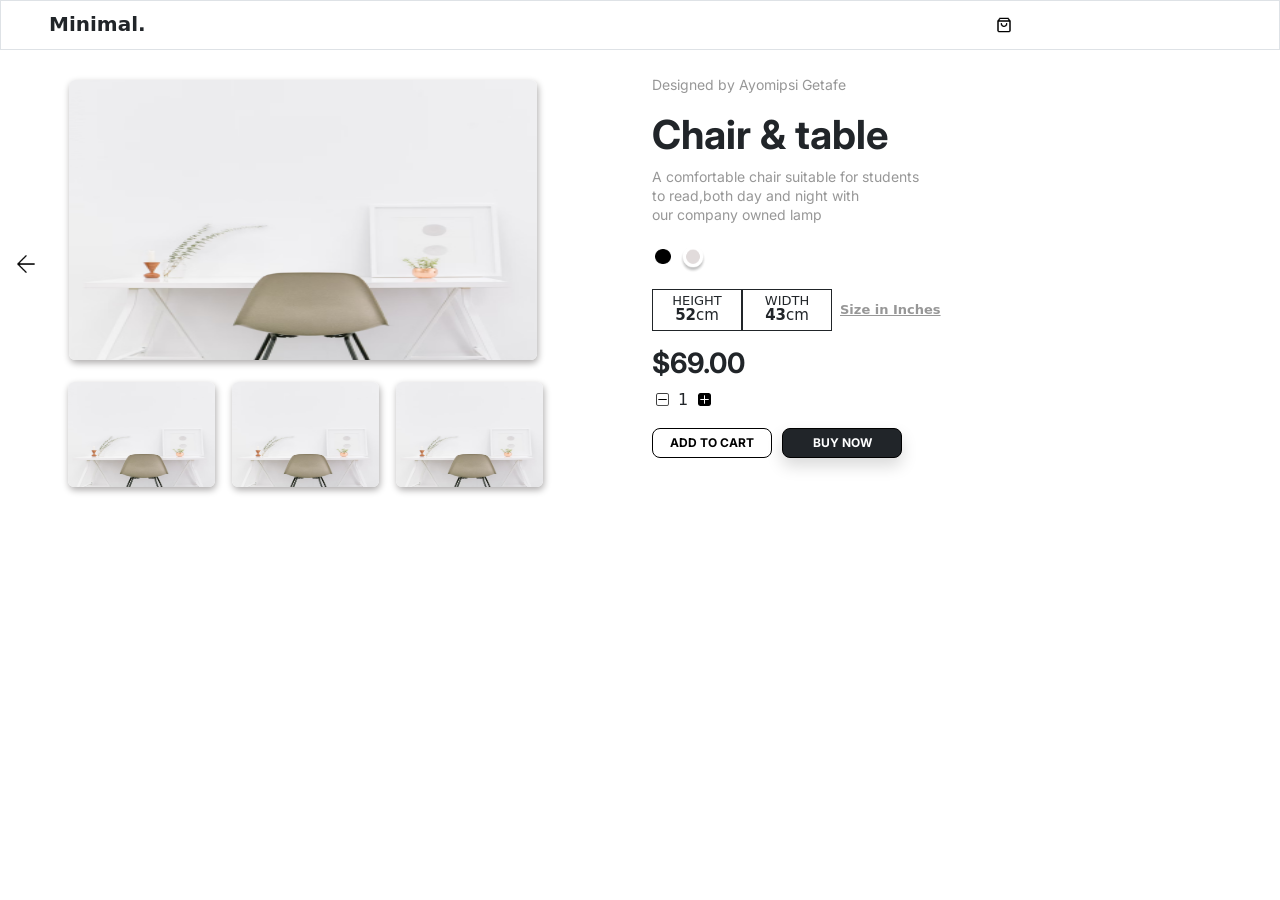
<file: final/LEVEL-1b_FINAL.html>
<!DOCTYPE html>
<html lang="en">

<head>
    <meta charset="UTF-8">
    <meta http-equiv="X-UA-Compatible" content="IE=edge">
    <meta name="viewport" content="width=device-width, initial-scale=1.0">
    <title>Document</title>
    <link rel="stylesheet" href="LEVEL-1b_FINAL.css">
    <link rel="stylesheet" href="bootstrap-5.2.1-dist/css/bootstrap.css">
    <link
        href="https://fonts.googleapis.com/css2?family=Inter:wght@100;200;300;400;700&family=Montserrat:wght@100;200;300;400&family=Mulish:wght@400;500;700&family=Noto+Serif:ital@0;1&family=Poppins:wght@300;400;500;600;700&family=Quicksand:wght@300&family=Roboto:ital,wght@0,400;0,500;0,700;0,900;1,400;1,500;1,700&display=swap"
        rel="stylesheet">
</head>

<body id="body">
    <div class="top w-100 d-flex border">
        <p class="navbar-brand fw-bold ps-5 text-dark fs-5 py-2">Minimal.</p>
        <a href="#"><img src="./images/shopping-bag.png " class="bag pt-3"></a>
    </div>
    <section class="row mx-auto" style="height:485px;">
        <div class=" col-lg-6 col-md-12 col-sm-12" style="height:485px ;">
            <a href="./index.html" class="back border-0"><img src="./images/arrow-left.png"></a>
            <div class="content w-100 mx-auto mt-4"><img src="./images/no.1.png" class=" img rounded-2 img-responsive">
            </div>
            <div class="small d-flex">
                <img src="./images/no.1.png" class="small_img rounded-2 img-responsive ms-3">
                <img src="./images/no.1.png" class="small_img rounded-2 img-responsive">
                <img src="./images/no.1.png" class="small_img rounded-2 img-responsive">
            </div>
        </div>
        <div class="start col-lg-6 col-md-12 col-sm-12 pt-4" style="height:485px ;">
            <p class="head">Designed by Ayomipsi Getafe</p>
            <h1 class="name fw-bold mt-1">Chair & table</h1>
            <p class="details mt-2">A comfortable chair suitable for students<br>
                to read,both day and night with <br>
                our company owned lamp</p>
            <div class="picker d-flex">
                <button class="color border-0" onclick="dark()"><img src="./images/dark_dot.png" class="dot"></button>
                <button class="color1 border-0" onclick="white()"><img src="./images/white_dot.png"
                        class="dot"></button>
            </div>
            <div class="mes d-flex mt-3">
                <div class="twin1 border border-1 border-dark">HEIGHT <br><span class="size"
                        id="hsize"><b>52</b>cm</span></div>
                <div class="twin1 border border-1 border-dark">WIDTH <br><span class="size"
                        id="wsize"><b>43</b>cm</span></div>
                <button class="convert ms-2 border-0 fw-semibold" id="con" onclick="convert()">Size in Inches</button>
            </div>
            <h3 class="price fw-bold mt-3" id="price">$69.00</h3>
            <div class="arit d-flex">
                <button class="minus border-0" onclick="minus()"><img src="./images/minus.png"></button>
                <p id="inp">1</p>
                <button class="minus border-0" onclick="add()"><img src="./images/plus.png"></button>
            </div>
            <div class="buttons d-flex">
                <button class="one fw-bold rounded-3" onclick="showConfirmation()">ADD TO CART</button>
                <button class="two fw-bold rounded-3 bg-dark text-white shadow" onclick="purchaseConfirmation()">BUY NOW</button>
            </div>
        </div>
    </section>
    <div class="container" id="container">
        <p class="success px-auto fw-bold text-center mt-4">SUCCESSFULLY <br> ADDED <br>TO CART</p>
        <button class="buut" onclick="close_confirmation()"><img src="./images/close_button-removebg-preview.png" alt="" class="close_but"></button>
    </div>
    <div class="purchase" id="purchase">
        <p class="px-auto fw-bold text-center mt-4">Enter pin to confirm purchase</p>
        <input type="password" class="pass"> <br>
        <button class="buyt rounded-2" onclick="buy()">Buy</button>
        <button class="buut" onclick="close_confirmation()"><img src="./images/close_button-removebg-preview.png" alt="" class="closet_but"></button>
    </div>

    <script>
        function dark() {
            document.getElementById("body").style.backgroundColor = "#979797"
        }
        function white() {
            document.getElementById("body").style.backgroundColor = "white"
        }
        function convert(value) {
            if (con.innerText == 'Size in Inches') {
                hsize.innerText = '20.4 in'
                wsize.innerText = '16.9 in'
                con.innerText = 'Size in cm'
            } else {
                hsize.innerText = '54 cm'
                wsize.innerText = '43 cm'
                con.innerText = 'Size in Inches'
            }
        }
        function add() {
            inp.innerText = Number(inp.innerText) + 1
        }
        function minus() {
            if (inp.innerText > 1) {
                inp.innerText = parseInt(inp.innerText - 1)
            } else {
                inp.innerText = parseInt(inp.innerText - 0)
            }
        }
        function showConfirmation() {
            container.style.display = "block"
            purchase.style.display = "none"
        }
        function purchaseConfirmation() {
            purchase.style.display = "block"
            container.style.display = "none"
        }
        function close_confirmation() {
            container.style.display = "none"
            purchase.style.display = "none"
        }
        function buy(){
            purchase.style.display = "none"
        }
    </script>

    <script src="bootstrap-5.2.1-dist/js/bootstrap.js"></script>
</body>

</html>
</file>
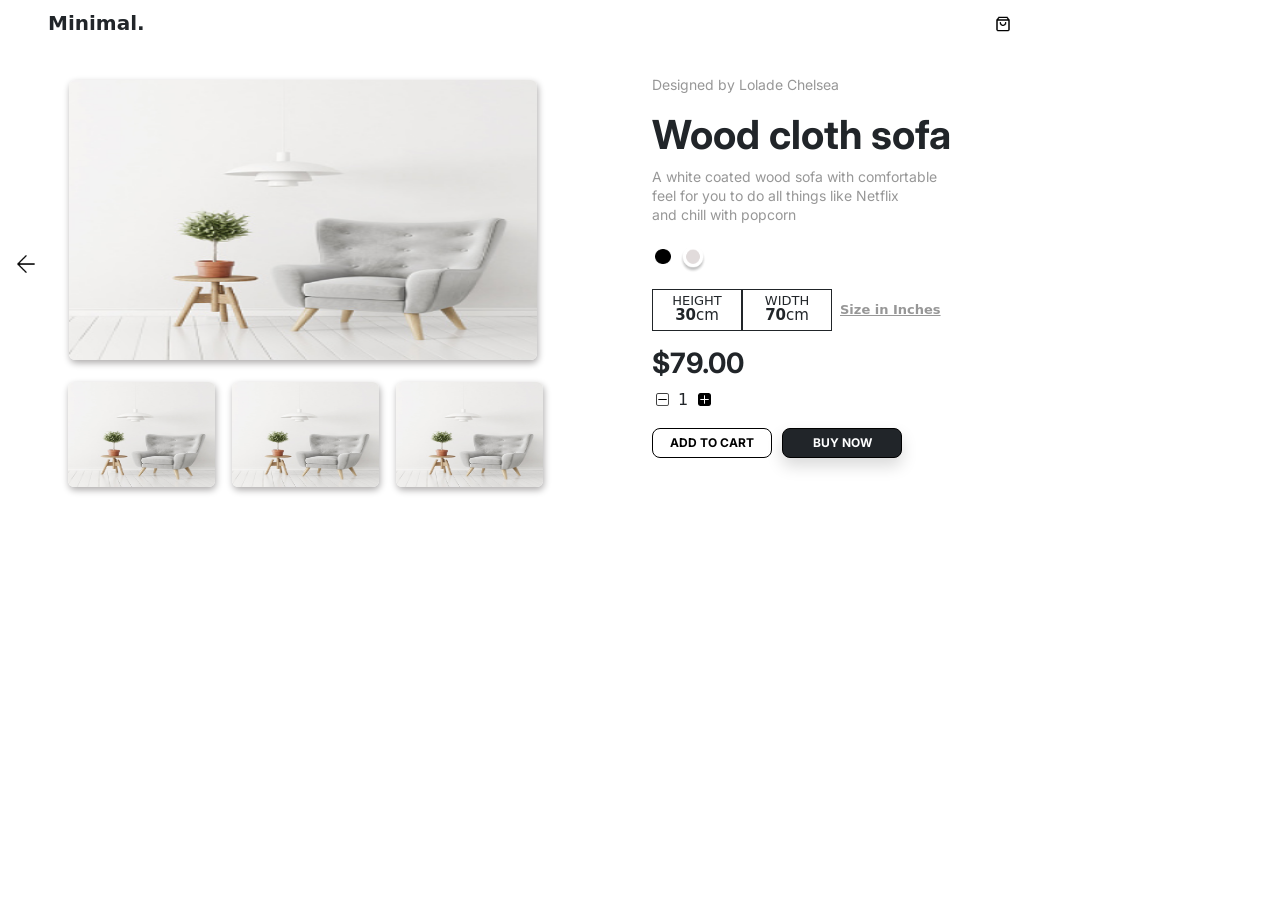
<file: final/LEVEL-1c_FINAL.html>
<!DOCTYPE html>
<html lang="en">

<head>
    <meta charset="UTF-8">
    <meta http-equiv="X-UA-Compatible" content="IE=edge">
    <meta name="viewport" content="width=device-width, initial-scale=1.0">
    <title>Document</title>
    <link rel="stylesheet" href="LEVEL-1b_FINAL.css">
    <link rel="stylesheet" href="bootstrap-5.2.1-dist/css/bootstrap.css">
    <link
        href="https://fonts.googleapis.com/css2?family=Inter:wght@100;200;300;400;700&family=Montserrat:wght@100;200;300;400&family=Mulish:wght@400;500;700&family=Noto+Serif:ital@0;1&family=Poppins:wght@300;400;500;600;700&family=Quicksand:wght@300&family=Roboto:ital,wght@0,400;0,500;0,700;0,900;1,400;1,500;1,700&display=swap"
        rel="stylesheet">
</head>

<body id="body">
    <div class="top w-100 d-flex">
        <p class="navbar-brand fw-bold ps-5 text-dark fs-5 py-2">Minimal.</p>
        <a href="#"><img src="./images/shopping-bag.png " class="bag pt-3"></a>
    </div>
    <section class="row mx-auto" style="height:485px;">
        <div class=" col-lg-6 col-md-12 col-sm-12" style="height:485px ;">
            <a href="./index.html" class="back border-0"><img src="./images/arrow-left.png"></a>
            <div class="content w-100 mx-auto mt-4"><img src="./images/no.2.png" class=" img rounded-2 img-responsive">
            </div>
            <div class="small d-flex">
                <img src="./images/no.2.png" class="small_img rounded-2 img-responsive ms-3">
                <img src="./images/no.2.png" class="small_img rounded-2 img-responsive">
                <img src="./images/no.2.png" class="small_img rounded-2 img-responsive">
            </div>
        </div>
        <div class="start col-lg-6 col-md-12 col-sm-12 pt-4" style="height:485px ;">
            <p class="head">Designed by Lolade Chelsea</p>
            <h1 class="name fw-bold mt-1">Wood cloth sofa</h1>
            <p class="details mt-2">A white coated wood sofa with comfortable<br>
                feel for you to do all things like Netflix<br>
                and chill with popcorn</p>
            <div class="picker d-flex">
                <button class="color border-0" onclick="dark()"><img src="./images/dark_dot.png" class="dot"></button>
                <button class="color1 border-0" onclick="white()"><img src="./images/white_dot.png"
                        class="dot"></button>
            </div>
            <div class="mes d-flex mt-3">
                <div class="twin1 border border-1 border-dark">HEIGHT <br><span class="size"
                        id="hsize"><b>30</b>cm</span></div>
                <div class="twin1 border border-1 border-dark">WIDTH <br><span class="size"
                        id="wsize"><b>70</b>cm</span></div>
                <button class="convert ms-2 border-0 fw-semibold" id="con" onclick="convert()">Size in Inches</button>
            </div>
            <h3 class="price fw-bold mt-3" id="price">$79.00</h3>
            <div class="arit d-flex">
                <button class="minus border-0" onclick="minus()"><img src="./images/minus.png"></button>
                <p id="inp">1</p>
                <button class="minus border-0" onclick="add()"><img src="./images/plus.png"></button>
            </div>
            <div class="buttons d-flex">
                <button class="one fw-bold rounded-3" onclick="showConfirmation()">ADD TO CART</button>
                <button class="two fw-bold rounded-3 bg-dark text-white shadow" onclick="purchaseConfirmation()">BUY NOW</button>
            </div>
        </div>
    </section>
    <div class="container" id="container">
        <p class="success px-auto fw-bold text-center mt-4">SUCCESSFULLY <br> ADDED <br>TO CART</p>
        <button class="buut" onclick="close_confirmation()"><img src="./images/close_button-removebg-preview.png" alt="" class="close_but"></button>
    </div>
    <div class="purchase" id="purchase">
        <p class="px-auto fw-bold text-center mt-4">Enter pin to confirm purchase</p>
        <input type="password" class="pass"> <br>
        <button class="buyt rounded-2" onclick="buy()">Buy</button>
        <button class="buut" onclick="close_confirmation()"><img src="./images/close_button-removebg-preview.png" alt="" class="closet_but"></button>
    </div>

    <script>
        function dark() {
            document.getElementById("body").style.backgroundColor = "#979797"
        }
        function white() {
            document.getElementById("body").style.backgroundColor = "white"
        }
        function convert() {
            if (con.innerText == 'Size in Inches') {
                hsize.innerText = '11.8 in'
                wsize.innerText = '29.5 in'
                con.innerText = 'Size in cm'
            } else {
                hsize.innerText = '30 cm'
                wsize.innerText = '75 cm'
                con.innerText = 'Size in Inches'
            }
        }
        function add() {
            inp.innerText = Number(inp.innerText) + 1
        }
        function minus() {
            if (inp.innerText > 1) {
                inp.innerText = parseInt(inp.innerText - 1)
            } else {
                inp.innerText = parseInt(inp.innerText - 0)
            }
        }
        function showConfirmation() {
            container.style.display = "block"
            purchase.style.display = "none"
        }
        function purchaseConfirmation() {
            purchase.style.display = "block"
            container.style.display = "none"
        }
        function close_confirmation() {
            container.style.display = "none"
            purchase.style.display = "none"
        }
        function buy(){
            purchase.style.display = "none"
        }
    </script>

    <script src="bootstrap-5.2.1-dist/js/bootstrap.js"></script>
</body>

</html>
</file>
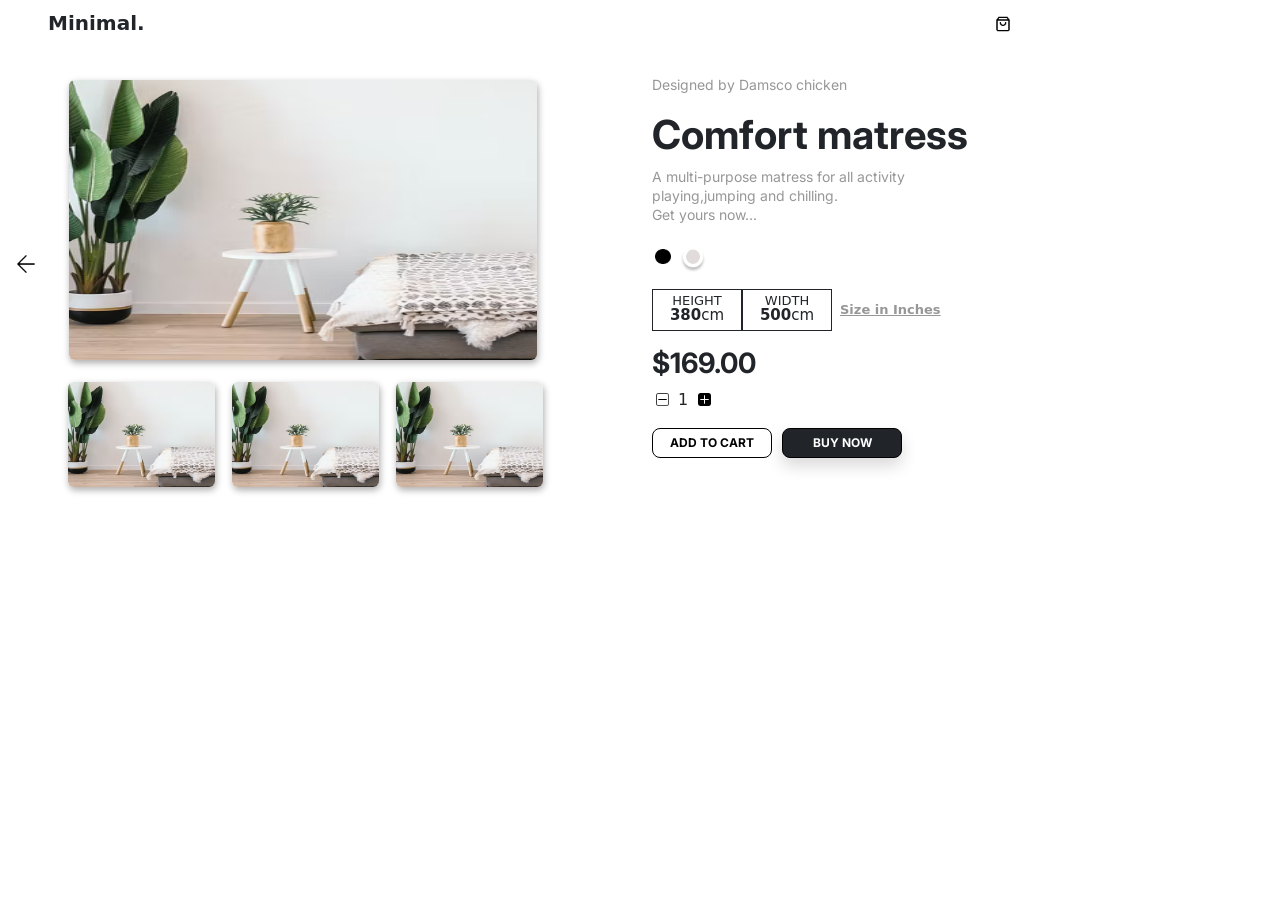
<file: final/LEVEL-1d_FINAL.html>
<!DOCTYPE html>
<html lang="en">

<head>
    <meta charset="UTF-8">
    <meta http-equiv="X-UA-Compatible" content="IE=edge">
    <meta name="viewport" content="width=device-width, initial-scale=1.0">
    <title>Document</title>
    <link rel="stylesheet" href="LEVEL-1b_FINAL.css">
    <link rel="stylesheet" href="bootstrap-5.2.1-dist/css/bootstrap.css">
    <link
        href="https://fonts.googleapis.com/css2?family=Inter:wght@100;200;300;400;700&family=Montserrat:wght@100;200;300;400&family=Mulish:wght@400;500;700&family=Noto+Serif:ital@0;1&family=Poppins:wght@300;400;500;600;700&family=Quicksand:wght@300&family=Roboto:ital,wght@0,400;0,500;0,700;0,900;1,400;1,500;1,700&display=swap"
        rel="stylesheet">
</head>

<body id="body">
    <div class="top w-100 d-flex">
        <p class="navbar-brand fw-bold ps-5 text-dark fs-5 py-2">Minimal.</p>
        <a href="#"><img src="./images/shopping-bag.png " class="bag pt-3"></a>
    </div>
    <section class="row mx-auto" style="height:485px;">
        <div class=" col-lg-6 col-md-12 col-sm-12" style="height:485px ;">
            <a href="./index.html" class="back border-0"><img src="./images/arrow-left.png"></a>
            <div class="content w-100 mx-auto mt-4"><img src="./images/no.3.png" class=" img rounded-2 img-responsive">
            </div>
            <div class="small d-flex">
                <img src="./images/no.3.png" class="small_img rounded-2 img-responsive ms-3">
                <img src="./images/no.3.png" class="small_img rounded-2 img-responsive">
                <img src="./images/no.3.png" class="small_img rounded-2 img-responsive">
            </div>
        </div>
        <div class="start col-lg-6 col-md-12 col-sm-12 pt-4" style="height:485px ;">
            <p class="head">Designed by Damsco chicken</p>
            <h1 class="name fw-bold mt-1">Comfort matress</h1>
            <p class="details mt-2">A multi-purpose matress for all activity<br>
                playing,jumping and chilling.<br>
                Get yours now...</p>
            <div class="picker d-flex">
                <button class="color border-0" onclick="dark()"><img src="./images/dark_dot.png" class="dot"></button>
                <button class="color1 border-0" onclick="white()"><img src="./images/white_dot.png"
                        class="dot"></button>
            </div>
            <div class="mes d-flex mt-3">
                <div class="twin1 border border-1 border-dark">HEIGHT <br><span class="size"
                        id="hsize"><b>380</b>cm</span></div>
                <div class="twin1 border border-1 border-dark">WIDTH <br><span class="size"
                        id="wsize"><b>500</b>cm</span></div>
                <button class="convert ms-2 border-0 fw-semibold" id="con" onclick="convert()">Size in Inches</button>
            </div>
            <h3 class="price fw-bold mt-3" id="price">$169.00</h3>
            <div class="arit d-flex">
                <button class="minus border-0" onclick="minus()"><img src="./images/minus.png"></button>
                <p id="inp">1</p>
                <button class="minus border-0" onclick="add()"><img src="./images/plus.png"></button>
            </div>
            <div class="buttons d-flex">
                <button class="one fw-bold rounded-3" onclick="showConfirmation()">ADD TO CART</button>
                <button class="two fw-bold rounded-3 bg-dark text-white shadow" onclick="purchaseConfirmation()">BUY NOW</button>
            </div>
        </div>
    </section>
    <div class="container" id="container">
        <p class="success px-auto fw-bold text-center mt-4">SUCCESSFULLY <br> ADDED <br>TO CART</p>
        <button class="buut" onclick="close_confirmation()"><img src="./images/close_button-removebg-preview.png" alt="" class="close_but"></button>
    </div>
    <div class="purchase" id="purchase">
        <p class="px-auto fw-bold text-center mt-4">Enter pin to confirm purchase</p>
        <input type="password" class="pass"> <br>
        <button class="buyt rounded-2" onclick="buy()">Buy</button>
        <button class="buut" onclick="close_confirmation()"><img src="./images/close_button-removebg-preview.png" alt="" class="closet_but"></button>
    </div>

    <script>
        function dark() {
            document.getElementById("body").style.backgroundColor = "#979797"
        }
        function white() {
            document.getElementById("body").style.backgroundColor = "white"
        }
        function convert() {
            if (con.innerText == 'Size in Inches') {
                hsize.innerText = '149.6 in'
                wsize.innerText = '196.8 in'
                con.innerText = 'Size in cm'
            }else {
                hsize.innerText = '380 cm'
                wsize.innerText = '500 cm'
                con.innerText = 'Size in Inches'
            }
        }
        function add() {
            inp.innerText = Number(inp.innerText) + 1
        }
        function minus() {
            if (inp.innerText > 1) {
                inp.innerText = parseInt(inp.innerText - 1)
            } else {
                inp.innerText = parseInt(inp.innerText - 0)
            }
        }
        function showConfirmation() {
            container.style.display = "block"
            purchase.style.display = "none"
        }
        function purchaseConfirmation() {
            purchase.style.display = "block"
            container.style.display = "none"
        }
        function close_confirmation() {
            container.style.display = "none"
            purchase.style.display = "none"
        }
        function buy(){
            purchase.style.display = "none"
        }
    </script>

    <script src="bootstrap-5.2.1-dist/js/bootstrap.js"></script>
</body>

</html>
</file>
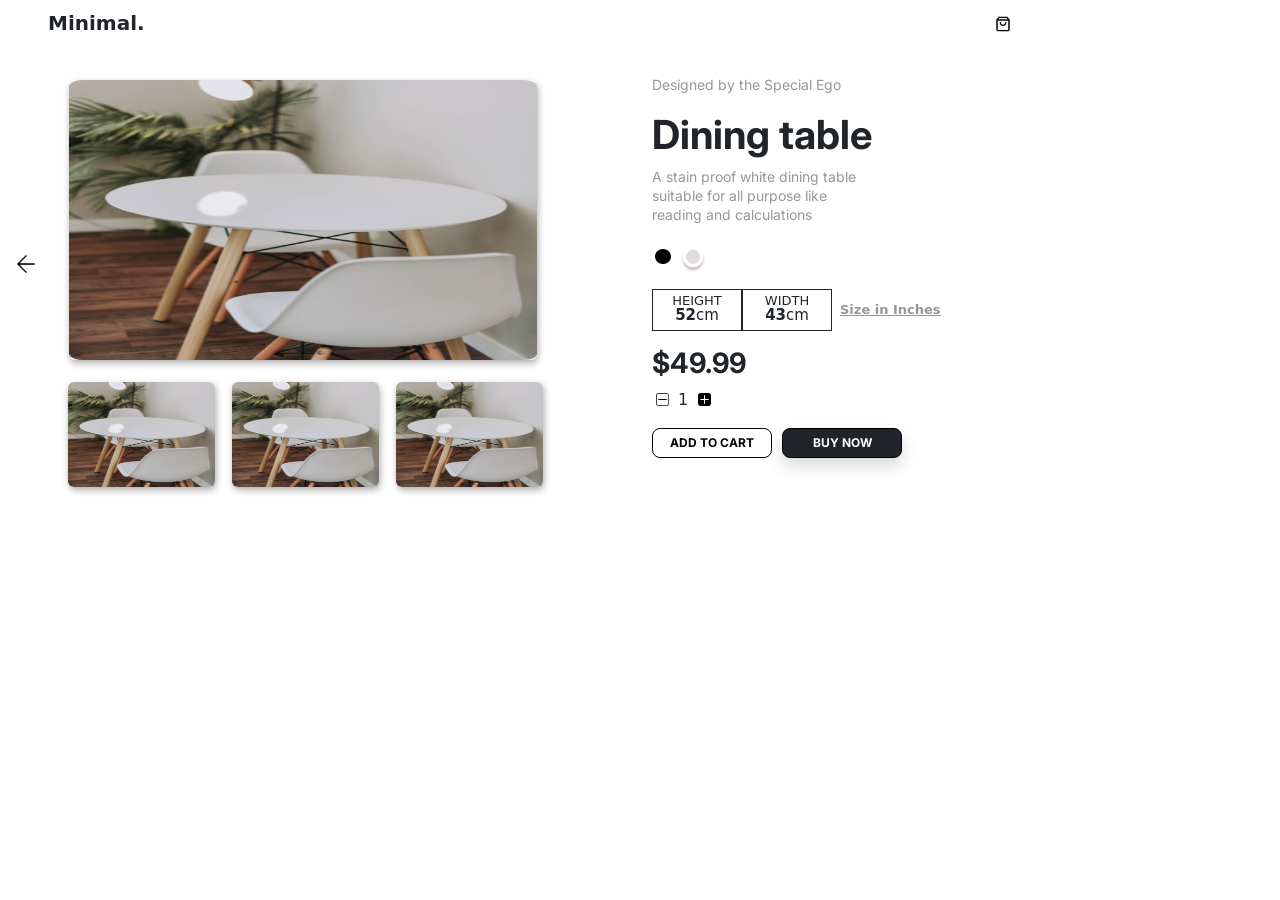
<file: final/LEVEL-1e_FINAL.html>
<!DOCTYPE html>
<html lang="en">

<head>
    <meta charset="UTF-8">
    <meta http-equiv="X-UA-Compatible" content="IE=edge">
    <meta name="viewport" content="width=device-width, initial-scale=1.0">
    <title>Document</title>
    <link rel="stylesheet" href="LEVEL-1b_FINAL.css">
    <link rel="stylesheet" href="bootstrap-5.2.1-dist/css/bootstrap.css">
    <link
        href="https://fonts.googleapis.com/css2?family=Inter:wght@100;200;300;400;700&family=Montserrat:wght@100;200;300;400&family=Mulish:wght@400;500;700&family=Noto+Serif:ital@0;1&family=Poppins:wght@300;400;500;600;700&family=Quicksand:wght@300&family=Roboto:ital,wght@0,400;0,500;0,700;0,900;1,400;1,500;1,700&display=swap"
        rel="stylesheet">
</head>

<body id="body">
    <div class="top w-100 d-flex">
        <p class="navbar-brand fw-bold ps-5 text-dark fs-5 py-2">Minimal.</p>
        <a href="#"><img src="./images/shopping-bag.png "class="bag pt-3"></a>
    </div>
    <section class="row mx-auto" style="height:485px;">
        <div class=" col-lg-6 col-md-12 col-sm-12" style="height:485px ;">
            <a href="./index.html" class="back border-0"><img src="./images/arrow-left.png"></a>
            <div class="content w-100 mx-auto mt-4"><img src="./images/no.4.png" class=" img rounded-2 img-responsive">
            </div>
            <div class="small d-flex">
                <img src="./images/no.4.png" class="small_img rounded-2 img-responsive ms-3">
                <img src="./images/no.4.png" class="small_img rounded-2 img-responsive">
                <img src="./images/no.4.png" class="small_img rounded-2 img-responsive">
            </div>
        </div>
        <div class="start col-lg-6 col-md-12 col-sm-12 pt-4" style="height:485px ;">
            <p class="head">Designed by the Special Ego</p>
            <h1 class="name fw-bold mt-1">Dining table</h1>
            <p class="details mt-2">A stain proof white dining table <br>
                suitable for all purpose like<br>
                reading and calculations</p>
            <div class="picker d-flex">
                <button class="color border-0" onclick="dark()"><img src="./images/dark_dot.png" class="dot"></button>
                <button class="color1 border-0" onclick="white()"><img src="./images/white_dot.png"
                        class="dot"></button>
            </div>
            <div class="mes d-flex mt-3">
                <div class="twin1 border border-1 border-dark">HEIGHT <br><span class="size"
                        id="hsize"><b>52</b>cm</span></div>
                <div class="twin1 border border-1 border-dark">WIDTH <br><span class="size"
                        id="wsize"><b>43</b>cm</span></div>
                <button class="convert ms-2 border-0 fw-semibold" id="con" onclick="convert()">Size in Inches</button>
            </div>
            <h3 class="price fw-bold mt-3" id="price">$49.99</h3>
            <div class="arit d-flex">
                <button class="minus border-0" onclick="minus()"><img src="./images/minus.png"></button>
                <p id="inp">1</p>
                <button class="minus border-0" onclick="add()"><img src="./images/plus.png"></button>
            </div>
            <div class="buttons d-flex">
                <button class="one fw-bold rounded-3" onclick="showConfirmation()">ADD TO CART</button>
                <button class="two fw-bold rounded-3 bg-dark text-white shadow" onclick="purchaseConfirmation()">BUY NOW</button>
            </div>
        </div>
    </section>
    <div class="container" id="container">
        <p class="success px-auto fw-bold text-center mt-4">SUCCESSFULLY <br> ADDED <br>TO CART</p>
        <button class="buut" onclick="close_confirmation()"><img src="./images/close_button-removebg-preview.png" alt="" class="close_but"></button>
    </div>
    <div class="purchase" id="purchase">
        <p class="px-auto fw-bold text-center mt-4">Enter pin to confirm purchase</p>
        <input type="password" class="pass"> <br>
        <button class="buyt rounded-2" onclick="buy()">Buy</button>
        <button class="buut" onclick="close_confirmation()"><img src="./images/close_button-removebg-preview.png" alt="" class="closet_but"></button>
    </div>

    <script>
        function dark() {
            document.getElementById("body").style.backgroundColor = "#979797"
        }
        function white() {
            document.getElementById("body").style.backgroundColor = "white"
        }
        function convert() {
            if (con.innerText == 'Size in Inches') {
                hsize.innerText = '20.4 in'
                wsize.innerText = '16.9 in'
                con.innerText = 'Size in cm'
            } else {
                hsize.innerText = '54 cm'
                wsize.innerText = '43 cm'
                con.innerText = 'Size in Inches'
            }
        }
        function add() {
            inp.innerText = Number(inp.innerText) + 1
        }
        function minus() {
            if (inp.innerText > 1) {
                inp.innerText = parseInt(inp.innerText - 1)
            } else {
                inp.innerText = parseInt(inp.innerText - 0)
            }
        }
        function showConfirmation() {
            container.style.display = "block"
            purchase.style.display = "none"
        }
        function purchaseConfirmation() {
            purchase.style.display = "block"
            container.style.display = "none"
        }
        function close_confirmation() {
            container.style.display = "none"
            purchase.style.display = "none"
        }
        function buy(){
            purchase.style.display = "none"
        }
    </script>

    <script src="bootstrap-5.2.1-dist/js/bootstrap.js"></script>
</body>

</html>
</file>
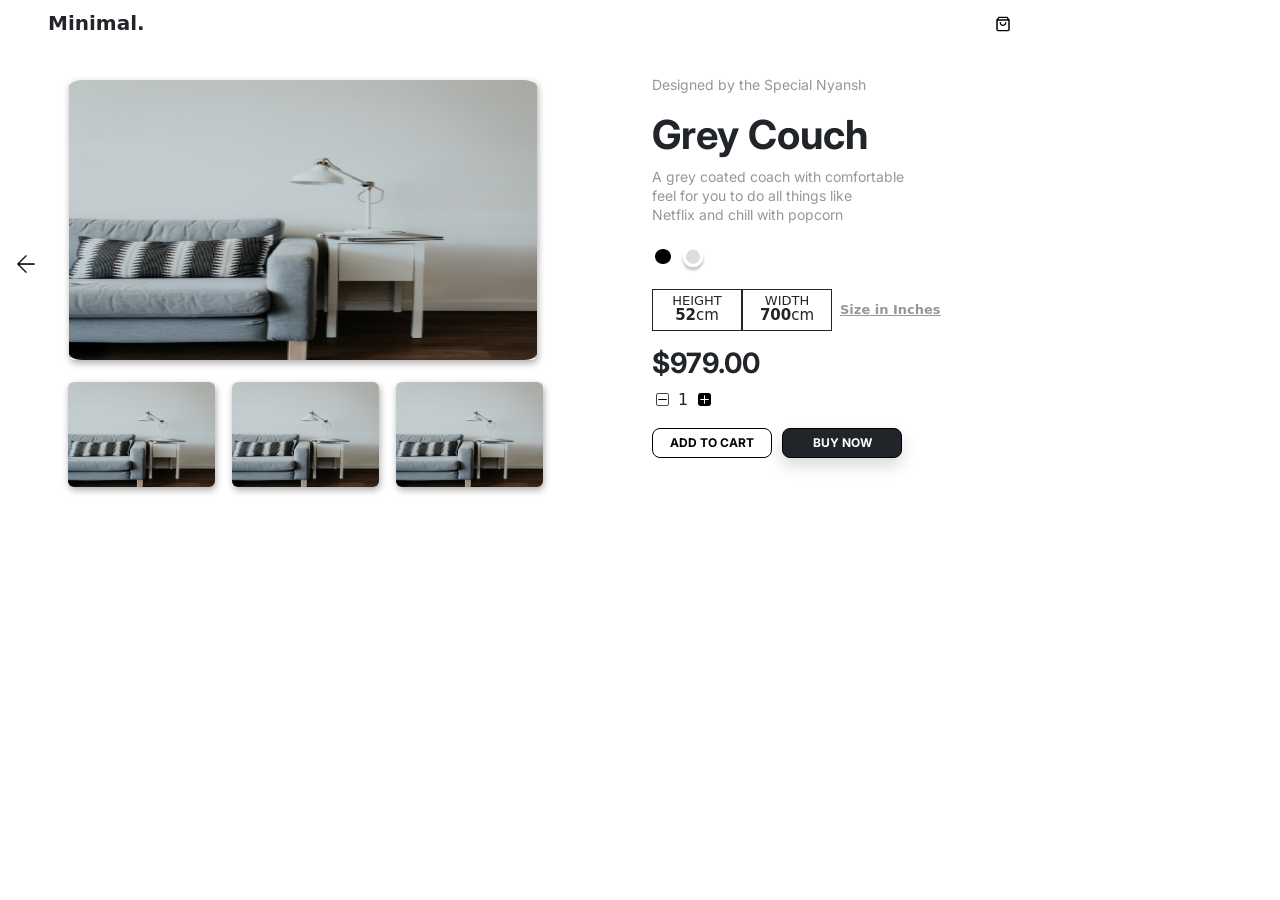
<file: final/LEVEL-1f_FINAL.html>
<!DOCTYPE html>
<html lang="en">

<head>
    <meta charset="UTF-8">
    <meta http-equiv="X-UA-Compatible" content="IE=edge">
    <meta name="viewport" content="width=device-width, initial-scale=1.0">
    <title>Document</title>
    <link rel="stylesheet" href="LEVEL-1b_FINAL.css">
    <link rel="stylesheet" href="bootstrap-5.2.1-dist/css/bootstrap.css">
    <link
        href="https://fonts.googleapis.com/css2?family=Inter:wght@100;200;300;400;700&family=Montserrat:wght@100;200;300;400&family=Mulish:wght@400;500;700&family=Noto+Serif:ital@0;1&family=Poppins:wght@300;400;500;600;700&family=Quicksand:wght@300&family=Roboto:ital,wght@0,400;0,500;0,700;0,900;1,400;1,500;1,700&display=swap"
        rel="stylesheet">
</head>

<body id="body">
    <div class="top w-100 d-flex">
        <p class="navbar-brand fw-bold ps-5 text-dark fs-5 py-2">Minimal.</p>
        <a href="#"><img src="./images/shopping-bag.png "class="bag pt-3"></a>
    </div>
    <section class="row mx-auto" style="height:485px;">
        <div class=" col-lg-6 col-md-12 col-sm-12" style="height:485px ;">
            <a href="./index.html" class="back border-0"><img src="./images/arrow-left.png"></a>
            <div class="content w-100 mx-auto mt-4"><img src="./images/no.5.png" class=" img rounded-2 img-responsive">
            </div>
            <div class="small d-flex">
                <img src="./images/no.5.png" class="small_img rounded-2 img-responsive ms-3">
                <img src="./images/no.5.png" class="small_img rounded-2 img-responsive">
                <img src="./images/no.5.png" class="small_img rounded-2 img-responsive">
            </div>
        </div>
        <div class="start col-lg-6 col-md-12 col-sm-12 pt-4" style="height:485px ;">
            <p class="head">Designed by the Special Nyansh</p>
            <h1 class="name fw-bold mt-1">Grey Couch</h1>
            <p class="details mt-2">A grey coated coach with comfortable<br>
                feel for you to do all things like<br>
                Netflix and chill with popcorn</p>
            <div class="picker d-flex">
                <button class="color border-0" onclick="dark()"><img src="./images/dark_dot.png" class="dot"></button>
                <button class="color1 border-0" onclick="white()"><img src="./images/white_dot.png"
                        class="dot"></button>
            </div>
            <div class="mes d-flex mt-3">
                <div class="twin1 border border-1 border-dark">HEIGHT <br><span class="size"
                        id="hsize"><b>52</b>cm</span></div>
                <div class="twin1 border border-1 border-dark">WIDTH <br><span class="size"
                        id="wsize"><b>700</b>cm</span></div>
                <button class="convert ms-2 border-0 fw-semibold" id="con" onclick="convert()">Size in Inches</button>
            </div>
            <h3 class="price fw-bold mt-3" id="price">$979.00</h3>
            <div class="arit d-flex">
                <button class="minus border-0" onclick="minus()"><img src="./images/minus.png"></button>
                <p id="inp">1</p>
                <button class="minus border-0" onclick="add()"><img src="./images/plus.png"></button>
            </div>
            <div class="buttons d-flex">
                <button class="one fw-bold rounded-3" onclick="showConfirmation()">ADD TO CART</button>
                <button class="two fw-bold rounded-3 bg-dark text-white shadow" onclick="purchaseConfirmation()">BUY NOW</button>
            </div>
        </div>
    </section>
    <div class="container" id="container">
        <p class="success px-auto fw-bold text-center mt-4">SUCCESSFULLY <br> ADDED <br>TO CART</p>
        <button class="buut" onclick="close_confirmation()"><img src="./images/close_button-removebg-preview.png" alt="" class="close_but"></button>
    </div>
    <div class="purchase" id="purchase">
        <p class="px-auto fw-bold text-center mt-4">Enter pin to confirm purchase</p>
        <input type="password" class="pass"> <br>
        <button class="buyt rounded-2" onclick="buy()">Buy</button>
        <button class="buut" onclick="close_confirmation()"><img src="./images/close_button-removebg-preview.png" alt="" class="closet_but"></button>
    </div>

    <script>
        function dark() {
            document.getElementById("body").style.backgroundColor = "#979797"
        }
        function white() {
            document.getElementById("body").style.backgroundColor = "white"
        }
        function convert() {
            if (con.innerText == 'Size in Inches') {
                hsize.innerText = '20.4 in'
                wsize.innerText = '275.6 in'
                con.innerText = 'Size in cm'
            } else {
                hsize.innerText = '54 cm'
                wsize.innerText = '700 cm'
                con.innerText = 'Size in Inches'
            }
        }
        function add() {
            inp.innerText = Number(inp.innerText) + 1
        }
        function minus() {
            if (inp.innerText > 1) {
                inp.innerText = parseInt(inp.innerText - 1)
            } else {
                inp.innerText = parseInt(inp.innerText - 0)
            }
        }
        function showConfirmation() {
            container.style.display = "block"
            purchase.style.display = "none"
        }
        function purchaseConfirmation() {
            purchase.style.display = "block"
            container.style.display = "none"
        }
        function close_confirmation() {
            container.style.display = "none"
            purchase.style.display = "none"
        }
        function buy(){
            purchase.style.display = "none"
        }
    </script>

    <script src="bootstrap-5.2.1-dist/js/bootstrap.js"></script>
</body>

</html>
</file>
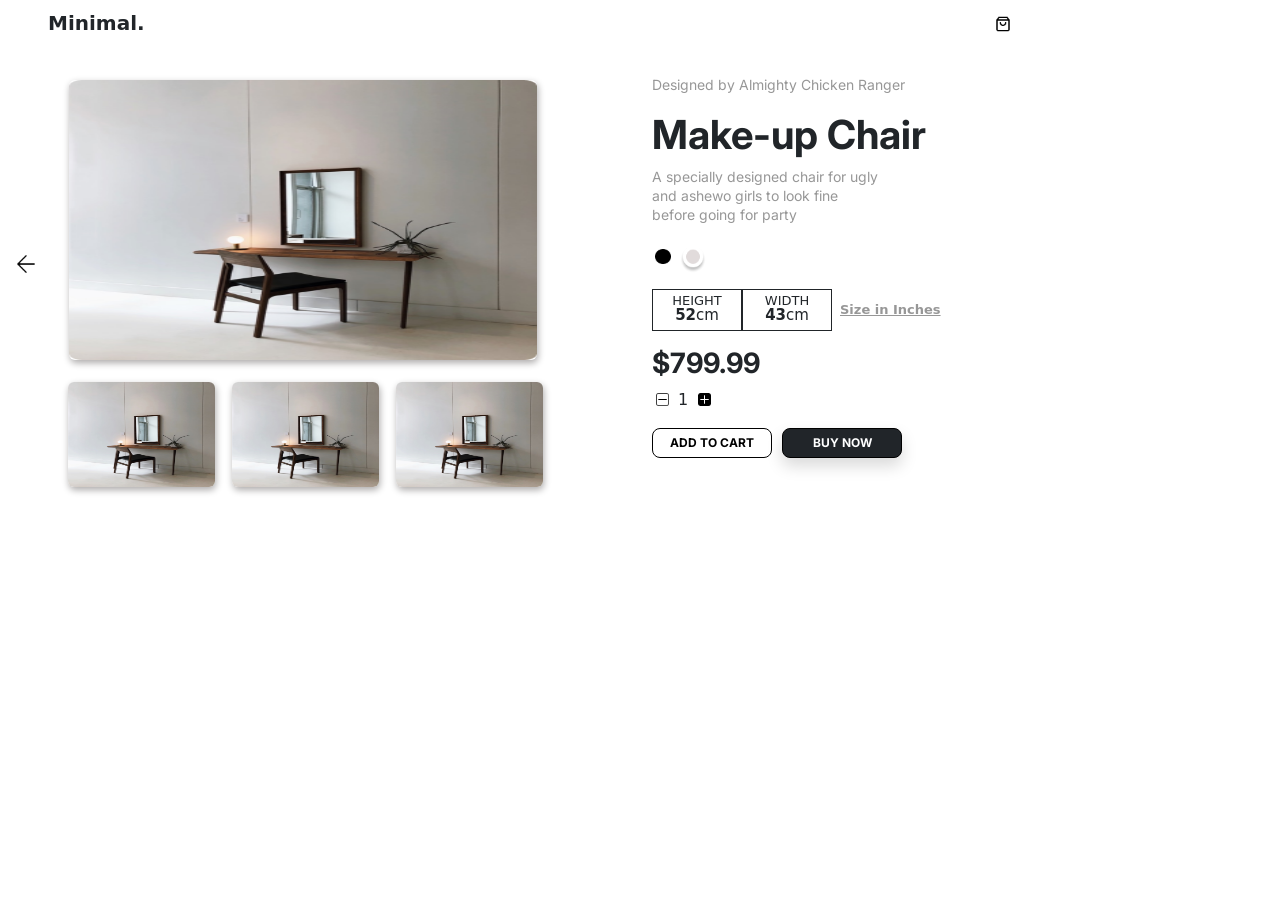
<file: final/LEVEL-1g_FINAL.html>
<!DOCTYPE html>
<html lang="en">

<head>
    <meta charset="UTF-8">
    <meta http-equiv="X-UA-Compatible" content="IE=edge">
    <meta name="viewport" content="width=device-width, initial-scale=1.0">
    <title>Document</title>
    <link rel="stylesheet" href="LEVEL-1b_FINAL.css">
    <link rel="stylesheet" href="bootstrap-5.2.1-dist/css/bootstrap.css">
    <link
        href="https://fonts.googleapis.com/css2?family=Inter:wght@100;200;300;400;700&family=Montserrat:wght@100;200;300;400&family=Mulish:wght@400;500;700&family=Noto+Serif:ital@0;1&family=Poppins:wght@300;400;500;600;700&family=Quicksand:wght@300&family=Roboto:ital,wght@0,400;0,500;0,700;0,900;1,400;1,500;1,700&display=swap"
        rel="stylesheet">
</head>

<body id="body">
    <div class="top w-100 d-flex">
        <p class="navbar-brand fw-bold ps-5 text-dark fs-5 py-2">Minimal.</p>
        <a href="#"><img src="./images/shopping-bag.png " class="bag pt-3"></a>
    </div>
    <section class="row mx-auto" style="height:485px;">
        <div class=" col-lg-6 col-md-12 col-sm-12" style="height:485px ;">
            <a href="./index.html" class="back border-0"><img src="./images/arrow-left.png"></a>
            <div class="content w-100 mx-auto mt-4"><img src="./images/no.6.png" class=" img rounded-2 img-responsive">
            </div>
            <div class="small d-flex">
                <img src="./images/no.6.png" class="small_img rounded-2 img-responsive ms-3">
                <img src="./images/no.6.png" class="small_img rounded-2 img-responsive">
                <img src="./images/no.6.png" class="small_img rounded-2 img-responsive">
            </div>
        </div>
        <div class="start col-lg-6 col-md-12 col-sm-12 pt-4" style="height:485px ;">
            <p class="head">Designed by Almighty Chicken Ranger</p>
            <h1 class="name fw-bold mt-1">Make-up Chair</h1>
            <p class="details mt-2">A specially designed chair for ugly <br>
                and ashewo girls to look fine<br>
                before going for party</p>
            <div class="picker d-flex">
                <button class="color border-0" onclick="dark()"><img src="./images/dark_dot.png" class="dot"></button>
                <button class="color1 border-0" onclick="white()"><img src="./images/white_dot.png"
                        class="dot"></button>
            </div>
            <div class="mes d-flex mt-3">
                <div class="twin1 border border-1 border-dark">HEIGHT <br><span class="size"
                        id="hsize"><b>52</b>cm</span></div>
                <div class="twin1 border border-1 border-dark">WIDTH <br><span class="size"
                        id="wsize"><b>43</b>cm</span></div>
                <button class="convert ms-2 border-0 fw-semibold" id="con" onclick="convert()">Size in Inches</button>
            </div>
            <h3 class="price fw-bold mt-3" id="price">$799.99</h3>
            <div class="arit d-flex">
                <button class="minus border-0" onclick="minus()"><img src="./images/minus.png"></button>
                <p id="inp">1</p>
                <button class="minus border-0" onclick="add()"><img src="./images/plus.png"></button>
            </div>
            <div class="buttons d-flex">
                <button class="one fw-bold rounded-3" onclick="showConfirmation()">ADD TO CART</button>
                <button class="two fw-bold rounded-3 bg-dark text-white shadow" onclick="purchaseConfirmation()">BUY NOW</button>
            </div>
        </div>
    </section>
    <div class="container" id="container">
        <p class="success px-auto fw-bold text-center mt-4">SUCCESSFULLY <br> ADDED <br>TO CART</p>
        <button class="buut" onclick="close_confirmation()"><img src="./images/close_button-removebg-preview.png" alt="" class="close_but"></button>
    </div>
    <div class="purchase" id="purchase">
        <p class="px-auto fw-bold text-center mt-4">Enter pin to confirm purchase</p>
        <input type="password" class="pass"> <br>
        <button class="buyt rounded-2" onclick="buy()">Buy</button>
        <button class="buut" onclick="close_confirmation()"><img src="./images/close_button-removebg-preview.png" alt="" class="closet_but"></button>
    </div>
    
    <script>
        function dark() {
            document.getElementById("body").style.backgroundColor = "#979797"
        }
        function white() {
            document.getElementById("body").style.backgroundColor = "white"
        }
        function convert() {
            if (con.innerText == 'Size in Inches') {
                hsize.innerText = '20.4 in'
                wsize.innerText = '16.9 in'
                con.innerText = 'Size in cm'
            }else {
                hsize.innerText = '54 cm'
                wsize.innerText = '43 cm'
                con.innerText = 'Size in Inches'
            }
        }
        function add() {
            inp.innerText = Number(inp.innerText) + 1
        }
        function minus() {
            if (inp.innerText > 1) {
                inp.innerText = parseInt(inp.innerText - 1)
            } else {
                inp.innerText = parseInt(inp.innerText - 0)
            }
        }
        function showConfirmation() {
            container.style.display = "block"
            purchase.style.display = "none"
        }
        function purchaseConfirmation() {
            purchase.style.display = "block"
            container.style.display = "none"
        }
        function close_confirmation() {
            container.style.display = "none"
            purchase.style.display = "none"
        }
        function buy(){
            purchase.style.display = "none"
        }
    </script>

    <script src="bootstrap-5.2.1-dist/js/bootstrap.js"></script>
</body>

</html>
</file>
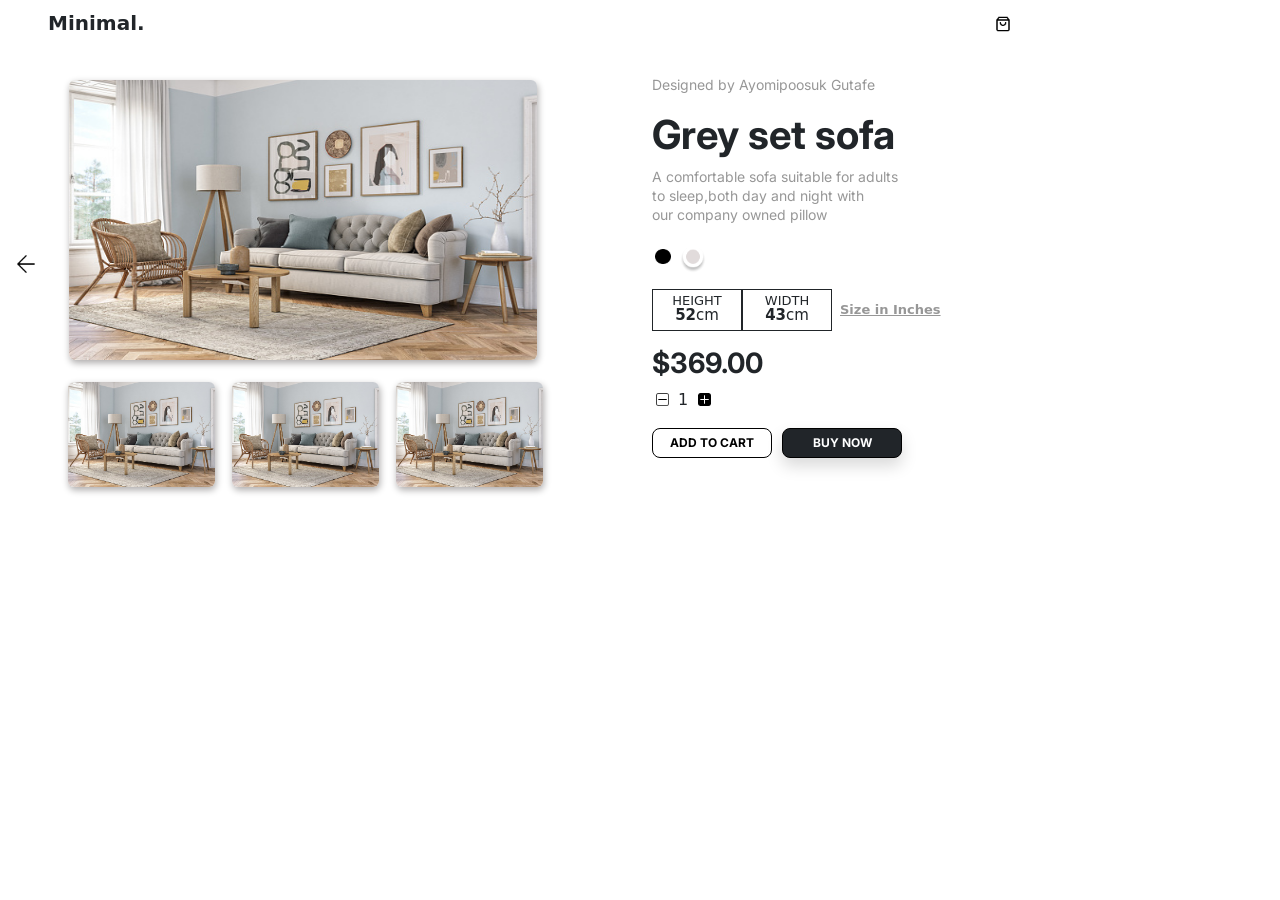
<file: final/LEVEL-1h_FINAL.html>
<!DOCTYPE html>
<html lang="en">

<head>
    <meta charset="UTF-8">
    <meta http-equiv="X-UA-Compatible" content="IE=edge">
    <meta name="viewport" content="width=device-width, initial-scale=1.0">
    <title>Document</title>
    <link rel="stylesheet" href="LEVEL-1b_FINAL.css">
    <link rel="stylesheet" href="bootstrap-5.2.1-dist/css/bootstrap.css">
    <link
        href="https://fonts.googleapis.com/css2?family=Inter:wght@100;200;300;400;700&family=Montserrat:wght@100;200;300;400&family=Mulish:wght@400;500;700&family=Noto+Serif:ital@0;1&family=Poppins:wght@300;400;500;600;700&family=Quicksand:wght@300&family=Roboto:ital,wght@0,400;0,500;0,700;0,900;1,400;1,500;1,700&display=swap"
        rel="stylesheet">
</head>

<body id="body">
    <div class="top w-100 d-flex">
        <p class="navbar-brand fw-bold ps-5 text-dark fs-5 py-2">Minimal.</p>
        <a href="#"><img src="./images/shopping-bag.png " class="bag pt-3"></a>
    </div>
    <section class="row mx-auto" style="height:485px;">
        <div class=" col-lg-6 col-md-12 col-sm-12" style="height:485px ;">
            <a href="./index.html" class="back border-0"><img src="./images/arrow-left.png"></a>
            <div class="content w-100 mx-auto mt-4"><img src="./images/full.jpg" class=" img rounded-2 img-responsive">
            </div>
            <div class="small d-flex">
                <img src="./images/full.jpg" class="small_img rounded-2 img-responsive ms-3">
                <img src="./images/full.jpg" class="small_img rounded-2 img-responsive">
                <img src="./images/full.jpg" class="small_img rounded-2 img-responsive">
            </div>
        </div>
        <div class="start col-lg-6 col-md-12 col-sm-12 pt-4" style="height:485px ;">
            <p class="head">Designed by Ayomipoosuk Gutafe</p>
            <h1 class="name fw-bold mt-1">Grey set sofa</h1>
            <p class="details mt-2">A comfortable sofa suitable for adults<br>
                to sleep,both day and night with <br>
                our company owned pillow</p>
            <div class="picker d-flex">
                <button class="color border-0" onclick="dark()"><img src="./images/dark_dot.png" class="dot"></button>
                <button class="color1 border-0" onclick="white()"><img src="./images/white_dot.png"
                        class="dot"></button>
            </div>
            <div class="mes d-flex mt-3">
                <div class="twin1 border border-1 border-dark">HEIGHT <br><span class="size"
                        id="hsize"><b>52</b>cm</span></div>
                <div class="twin1 border border-1 border-dark">WIDTH <br><span class="size"
                        id="wsize"><b>43</b>cm</span></div>
                <button class="convert ms-2 border-0 fw-semibold" id="con" onclick="convert()">Size in Inches</button>
            </div>
            <h3 class="price fw-bold mt-3" id="price">$369.00</h3>
            <div class="arit d-flex">
                <button class="minus border-0" onclick="minus()"><img src="./images/minus.png"></button>
                <p id="inp">1</p>
                <button class="minus border-0" onclick="add()"><img src="./images/plus.png"></button>
            </div>
            <div class="buttons d-flex">
                <button class="one fw-bold rounded-3" onclick="showConfirmation()">ADD TO CART</button>
                <button class="two fw-bold rounded-3 bg-dark text-white shadow" onclick="purchaseConfirmation()">BUY NOW</button>
            </div>
        </div>
    </section>
    <div class="container" id="container">
        <p class="success px-auto fw-bold text-center mt-4">SUCCESSFULLY <br> ADDED <br>TO CART</p>
        <button class="buut" onclick="close_confirmation()"><img src="./images/close_button-removebg-preview.png" alt="" class="close_but"></button>
    </div>
    <div class="purchase" id="purchase">
        <p class="px-auto fw-bold text-center mt-4">Enter pin to confirm purchase</p>
        <input type="password" class="pass"> <br>
        <button class="buyt rounded-2" onclick="buy()">Buy</button>
        <button class="buut" onclick="close_confirmation()"><img src="./images/close_button-removebg-preview.png" alt="" class="closet_but"></button>
    </div>

    <script>
        function dark() {
            document.getElementById("body").style.backgroundColor = "#979797"
        }
        function white() {
            document.getElementById("body").style.backgroundColor = "white"
        }
        function convert(value) {
            if (con.innerText == 'Size in Inches') {
                hsize.innerText = '20.4 in'
                wsize.innerText = '16.9 in'
                con.innerText = 'Size in cm'
            } else {
                hsize.innerText = '54 cm'
                wsize.innerText = '43 cm'
                con.innerText = 'Size in Inches'
            }
        }
        function add() {
            inp.innerText = Number(inp.innerText) + 1
        }
        function minus() {
            if (inp.innerText > 1) {
                inp.innerText = parseInt(inp.innerText - 1)
            } else {
                inp.innerText = parseInt(inp.innerText - 0)
            }
        }
        function showConfirmation() {
            container.style.display = "block"
            purchase.style.display = "none"
        }
        function purchaseConfirmation() {
            purchase.style.display = "block"
            container.style.display = "none"
        }
        function close_confirmation() {
            container.style.display = "none"
            purchase.style.display = "none"
        }
        function buy(){
            purchase.style.display = "none"
        }
    </script>

    <script src="bootstrap-5.2.1-dist/js/bootstrap.js"></script>
</body>

</html>
</file>
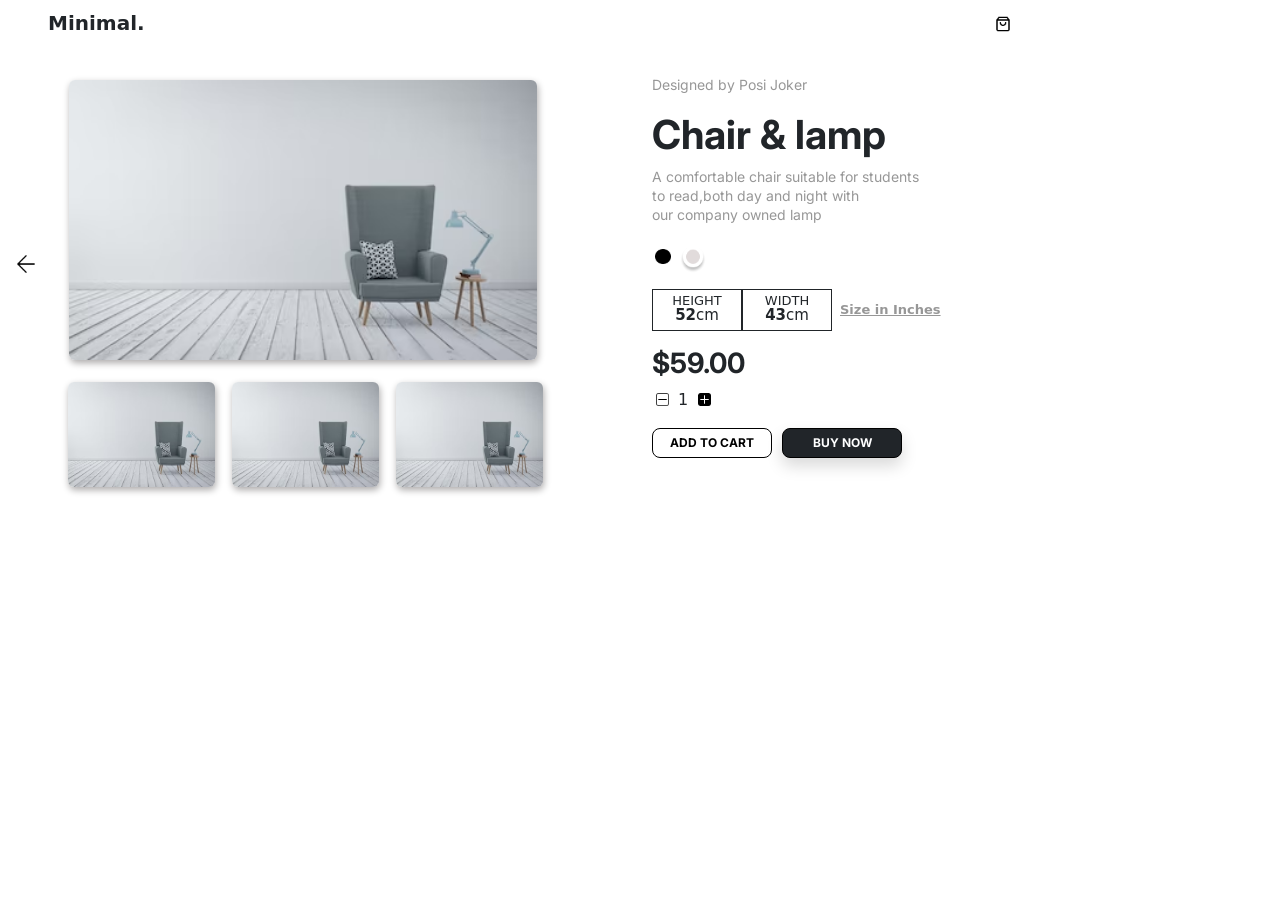
<file: final/LEVEL-1i_FINAL.html>
<!DOCTYPE html>
<html lang="en">

<head>
    <meta charset="UTF-8">
    <meta http-equiv="X-UA-Compatible" content="IE=edge">
    <meta name="viewport" content="width=device-width, initial-scale=1.0">
    <title>Document</title>
    <link rel="stylesheet" href="LEVEL-1b_FINAL.css">
    <link rel="stylesheet" href="bootstrap-5.2.1-dist/css/bootstrap.css">
    <link
        href="https://fonts.googleapis.com/css2?family=Inter:wght@100;200;300;400;700&family=Montserrat:wght@100;200;300;400&family=Mulish:wght@400;500;700&family=Noto+Serif:ital@0;1&family=Poppins:wght@300;400;500;600;700&family=Quicksand:wght@300&family=Roboto:ital,wght@0,400;0,500;0,700;0,900;1,400;1,500;1,700&display=swap"
        rel="stylesheet">
</head>

<body id="body">
    <div class="top w-100 d-flex">
        <p class="navbar-brand fw-bold ps-5 text-dark fs-5 py-2">Minimal.</p>
        <a href="#"><img src="./images/shopping-bag.png " class="bag pt-3"></a>
    </div>
    <section class="row mx-auto" style="height:485px;">
        <div class=" col-lg-6 col-md-12 col-sm-12" style="height:485px ;">
            <a href="./index.html" class="back border-0"><img src="./images/arrow-left.png"></a>
            <div class="content w-100 mx-auto mt-4"><img src="./images/3d.avif" class=" img rounded-2 img-responsive">
            </div>
            <div class="small d-flex">
                <img src="./images/3d.avif" class="small_img rounded-2 img-responsive ms-3">
                <img src="./images/3d.avif" class="small_img rounded-2 img-responsive">
                <img src="./images/3d.avif" class="small_img rounded-2 img-responsive">
            </div>
        </div>
        <div class="start col-lg-6 col-md-12 col-sm-12 pt-4" style="height:485px ;">
            <p class="head">Designed by Posi Joker</p>
            <h1 class="name fw-bold mt-1">Chair & lamp</h1>
            <p class="details mt-2">A comfortable chair suitable for students<br>
                to read,both day and night with <br>
                our company owned lamp</p>
            <div class="picker d-flex">
                <button class="color border-0" onclick="dark()"><img src="./images/dark_dot.png" class="dot"></button>
                <button class="color1 border-0" onclick="white()"><img src="./images/white_dot.png"
                        class="dot"></button>
            </div>
            <div class="mes d-flex mt-3">
                <div class="twin1 border border-1 border-dark">HEIGHT <br><span class="size"
                        id="hsize"><b>52</b>cm</span></div>
                <div class="twin1 border border-1 border-dark">WIDTH <br><span class="size"
                        id="wsize"><b>43</b>cm</span></div>
                <button class="convert ms-2 border-0 fw-semibold" id="con" onclick="convert()">Size in Inches</button>
            </div>
            <h3 class="price fw-bold mt-3" id="price">$59.00</h3>
            <div class="arit d-flex">
                <button class="minus border-0" onclick="minus()"><img src="./images/minus.png"></button>
                <p id="inp">1</p>
                <button class="minus border-0" onclick="add()"><img src="./images/plus.png"></button>
            </div>
            <div class="buttons d-flex">
                <button class="one fw-bold rounded-3" onclick="showConfirmation()">ADD TO CART</button>
                <button class="two fw-bold rounded-3 bg-dark text-white shadow" onclick="purchaseConfirmation()">BUY NOW</button>
            </div>
        </div>
    </section>
    <div class="container" id="container">
        <p class="success px-auto fw-bold text-center mt-4">SUCCESSFULLY <br> ADDED <br>TO CART</p>
        <button class="buut" onclick="close_confirmation()"><img src="./images/close_button-removebg-preview.png" alt="" class="close_but"></button>
    </div>
    <div class="purchase" id="purchase">
        <p class="px-auto fw-bold text-center mt-4">Enter pin to confirm purchase</p>
        <input type="password" class="pass"> <br>
        <button class="buyt rounded-2" onclick="buy()">Buy</button>
        <button class="buut" onclick="close_confirmation()"><img src="./images/close_button-removebg-preview.png" alt="" class="closet_but"></button>
    </div>

    <script>
        function dark() {
            document.getElementById("body").style.backgroundColor = "#979797"
        }
        function white() {
            document.getElementById("body").style.backgroundColor = "white"
        }
        function convert(value) {
            if (con.innerText == 'Size in Inches') {
                hsize.innerText = '20.4 in'
                wsize.innerText = '16.9 in'
                con.innerText = 'Size in cm'
            } else {
                hsize.innerText = '54 cm'
                wsize.innerText = '43 cm'
                con.innerText = 'Size in Inches'
            }
        }
        function add() {
            inp.innerText = Number(inp.innerText) + 1
        }
        function minus() {
            if (inp.innerText > 1) {
                inp.innerText = parseInt(inp.innerText - 1)
            } else {
                inp.innerText = parseInt(inp.innerText - 0)
            }
        }
        function showConfirmation() {
            container.style.display = "block"
            purchase.style.display = "none"
        }
        function purchaseConfirmation() {
            purchase.style.display = "block"
            container.style.display = "none"
        }
        function close_confirmation() {
            container.style.display = "none"
            purchase.style.display = "none"
        }
        function buy(){
            purchase.style.display = "none"
        }
    </script>

    <script src="bootstrap-5.2.1-dist/js/bootstrap.js"></script>
</body>

</html>
</file>
<file: final/LEVEL-1b_FINAL.css>
* {
    padding: 0;
    margin: 0;
    box-sizing: border-box;
}

.start {
    padding-top: 38px;
}

.bag {
    width: 16px;
    margin-top: px;
    margin-left: 850px;
}

.top {
    height: 50px;
    width: 100%;
}

.navbar-brand {
    cursor: pointer;
}

.img {
    height: 280px;
    width: 76%;
    margin-left: 57px;
    margin-top: 6px;
    box-shadow: 1px 3px 7px 0 rgb(173, 171, 171);
}

.content {
    height: 300px;
}

.small {
    gap: 17px;
    padding-top: 5px;
    padding-left: 40px;
    margin-top: 3px;
}

.small_img {
    height: 105px;
    width: 25.5%;
    box-shadow: 1px 3px 7px 0 rgb(173, 171, 171);
}

.head {
    color: #979797;
    font-family: 'Inter', sans-serif;
    font-size: 14px;
}

.name {
    font-family: 'Inter', sans-serif;
}

.details {
    line-height: 19px;
    color: #979797;
    font-size: 14px;
    font-family: 'Inter', sans-serif;
    text-align: left;
}

.color {
    background-color: transparent;
}

.color1 {
    background-color: transparent;
    padding-top: 6px;
}

.dot:hover {
    width: 73%;
    border-radius: 50%;
}

.dot {
    width: 70%;
}

.twin1 {
    width: 90px;
    height: 42px;
    line-height: 15px;
    font-size: 13px;
    padding: 3px;
    font-weight: light;
    text-align: center;
}

.size {
    font-size: 15px;
}

.convert {
    background-color: transparent;
    text-decoration: underline;
    font-size: 13px;
    color: #979797;
}

.price {
    font-family: 'Inter', sans-serif;
}

.minus {
    background-color: transparent;
    height: fit-content;
}

.minus img {
    width: 65%;
    margin-top: -3px;
}

.arit {
    gap: 6px;
}

.buttons {
    gap: 10px;
}

.one {
    background-color: transparent;
    font-size: 12px;
    padding: 5px 10px;
    width: 120px;
    font-family: 'Inter', sans-serif;
    border: 1px solid black;
}

.one:hover {
    background-color: #979797;
    border: none;
    padding: 7px 12px;
    box-shadow: 1px 3px 7px 0 rgb(173, 171, 171);
}

.two {
    font-size: 12px;
    padding: 5px 10px;
    width: 120px;
    font-family: 'Inter', sans-serif;
    border: 1px solid black;
}

.two:hover {
    border: none;
    padding: 7px 12px;
}

.back {
    position: absolute;
    border-radius: 3px;
    background-color: transparent;
    top: 250px;
}

.back img {
    width: 70%;
}

.container {
    display: none;
    position: absolute;
    background-color: rgba(255, 255, 255, 0.642);
    height: 130px;
    z-index: 1;
    box-shadow: 1px 3px 7px 0 rgb(170, 157, 157);
    margin-top: -300px;
    left: 400px;
}

.purchase {
    display: none;
    position: absolute;
    background-color: rgba(255, 255, 255, 0.642);
    height: 150px;
    z-index: 1;
    box-shadow: 1px 3px 7px 0 rgb(170, 157, 157);
    margin-top: -300px;
    left: 400px;
    background-color: rgba(255, 255, 255, 0.804);
}

#purchase {
    width: 25%;
}
.buyt {
    font-size: 12px;
    padding: 5px 10px;
    width: 70px;
    border: 1px solid black;
    margin-top: 15px;
    margin-left: 100px;
}

.pass {
    margin-left: 40px;
}

#container {
    width: 25%;
}
.close_but{
    width: 12px;
    position: absolute;
    margin-top: -120px;
    left: 240px;
}
.closet_but{
    width: 12px;
    position: absolute;
    margin-top: -120px;
    left: 240px;
}
.buut{
    background-color: transparent;
    padding: 0px 5px;
    border: 0;
}

@media (max-width:600px) {
    .start {
        background-color: rgb(248, 247, 245);
        border-radius: 5% 5% 0 0;
        width: 100%;
    }

    .bag {
        margin-left: 180px;
    }

    .top {
        justify-content: space-evenly;
    }

    .img {
        width: 83%;
        height: 290px;
        margin-left: 33px;
    }

    .small {
        gap: 10px;
        height: 75px;
        width: 90%;
        justify-content: center;
        margin-left: 25px;
    }

    .small_img {
        height: 75px;
        width: 30%px;
    }

    .head {
        font-size: 15px;
        padding-left: 15px;
    }

    .name {
        font-size: 35px;
        padding-left: 14px;
    }

    .details {
        line-height: 20px;
        font-size: 15px;
        padding-left: 15px;
    }

    .picker {
        position: absolute;
        margin-top: -320px;
        margin-left: 32px;
    }

    .dot {
        width: 80%;
    }

    .buttons {
        justify-content: center;
        padding-top: 30px;
    }

    .mes {
        padding-left: 15px;
    }

    .price {
        padding-left: 15px;
    }

    .arit {
        padding-left: 15px;
    }

    .back {
        top: 220px;
    }

    .container {
        height: 95px;
        z-index: 1;
        box-shadow: 1px 3px 7px 0 rgb(170, 157, 157);
        margin-top: 230px;
        left: 115px;
        line-height: 15px;
    }

    #container {
        width: 40%;
    }

    .purchase {
        background-color: rgba(255, 255, 255, 0.804);
        height: 150px;
        z-index: 1;
        box-shadow: 1px 3px 7px 0 rgb(170, 157, 157);
        margin-top: 180px;
        left: 115px;
        line-height: 15px;
    }

    #purchase {
        width: 50%;
    }

    .pass {
        margin: 0;
    }

    .buyt {
        font-size: 12px;
        padding: 5px 10px;
        width: 70px;
        border: 1px solid black;
        margin-top: 15px;
        margin-left: 85px;
    }
    .close_but{
        width: 12px;
        position: absolute;
        margin-top: -93px;
        left: 132px;
    }
    .closet_but{
        width: 12px;
        position: absolute;
        margin-top: -123px;
        left: 168px;
    }
}
</file>
